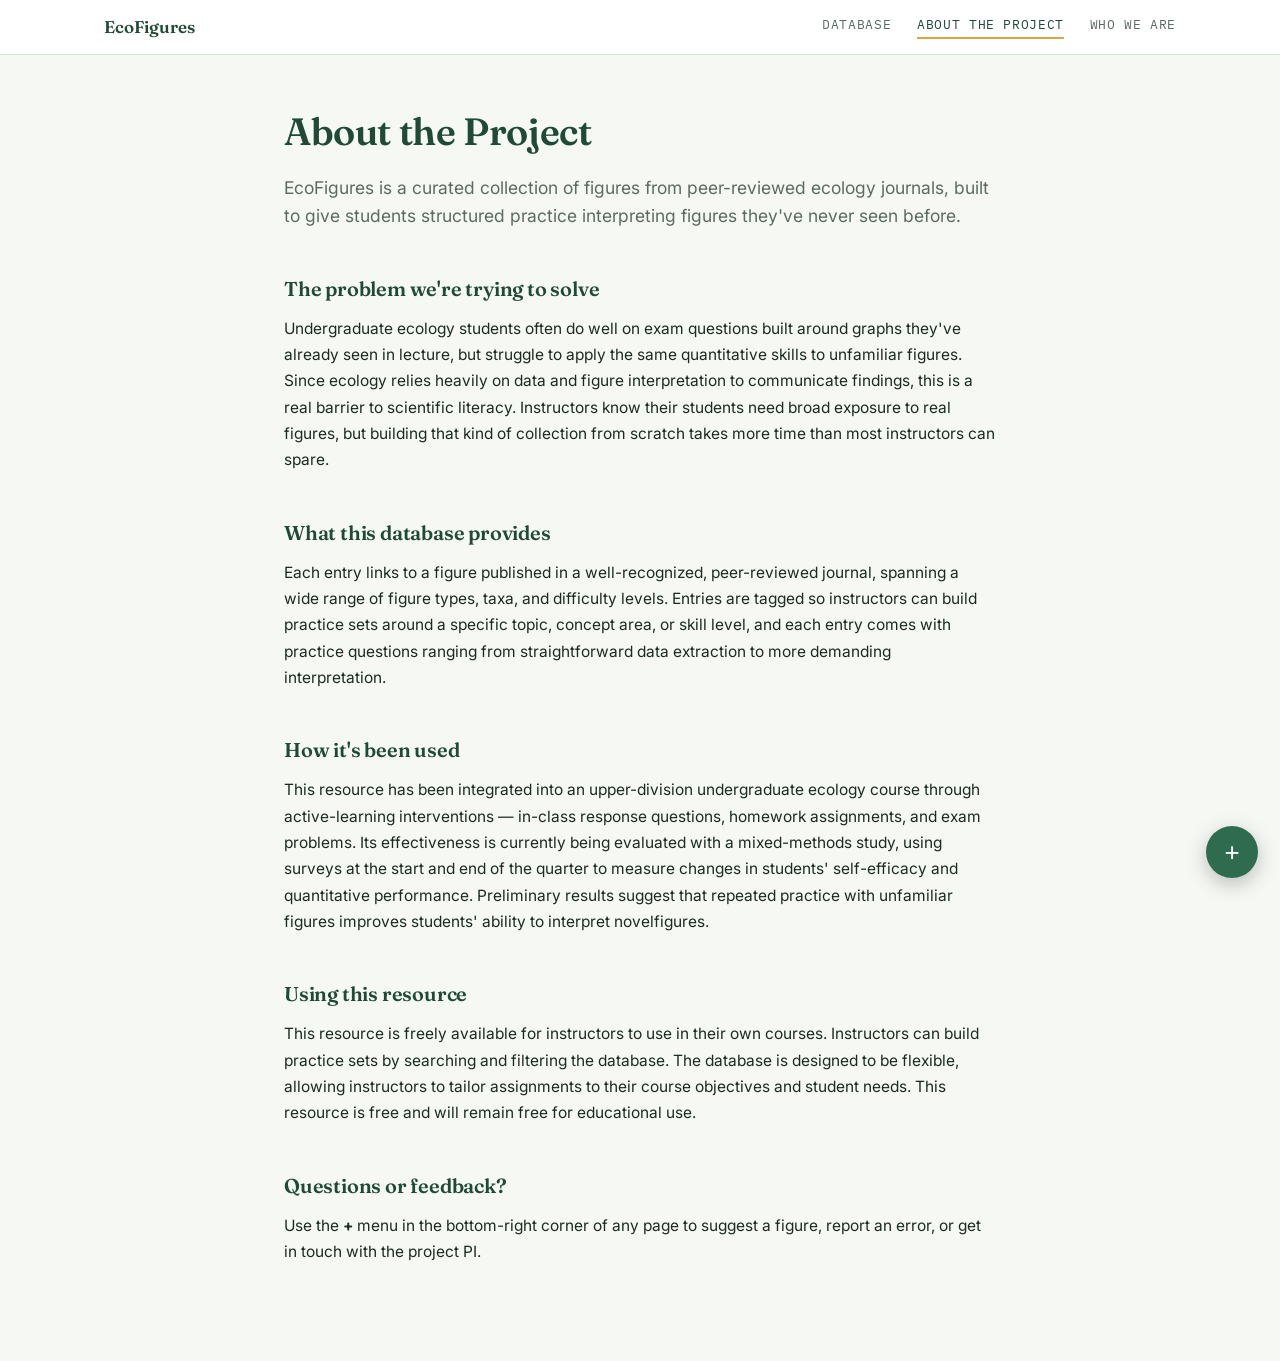
<file: about.html>
<!DOCTYPE html>
<html lang="en">
<head>
<meta charset="UTF-8">
<meta name="viewport" content="width=device-width, initial-scale=1.0">
<title>About the Project — EcoFigures</title>
<meta name="description" content="Background on the EcoFigures database: why it exists, how it's used in the classroom, and how it was evaluated.">

<link rel="preconnect" href="https://fonts.googleapis.com">
<link href="https://fonts.googleapis.com/css2?family=Fraunces:opsz,wght@9..144,500;9..144,600;9..144,700&family=Inter:wght@400;500;600&family=IBM+Plex+Mono:wght@400;500&display=swap" rel="stylesheet">
<link rel="stylesheet" href="style.css">
</head>
<body>

<nav class="site-nav">
  <div class="wrap site-nav-inner">
    <a href="index.html" class="nav-logo">EcoFigures</a>
    <div class="nav-links">
      <a href="index.html" class="nav-link">Database</a>
      <a href="about.html" class="nav-link active">About the Project</a>
      <a href="team.html" class="nav-link">Who We Are</a>
    </div>
  </div>
</nav>

<div class="page-content">
  <h1>About the Project</h1>
  <p class="lede">
    EcoFigures is a curated collection of figures from peer-reviewed ecology
    journals, built to give students structured practice interpreting figures they've
    never seen before.
  </p>

  <h2>The problem we're trying to solve</h2>
  <p>
    Undergraduate ecology students often do well on exam questions built
    around graphs they've already seen in lecture, but struggle to apply the
    same quantitative skills to unfamiliar figures. Since ecology relies heavily on data and figure interpretation
    to communicate findings, this is a real barrier to scientific literacy.
    Instructors know their students need broad exposure to real figures, but
    building that kind of collection from scratch takes more time than most
    instructors can spare.
  </p>

  <h2>What this database provides</h2>
  <p>
    Each entry links to a figure published in a well-recognized,
    peer-reviewed journal, spanning a wide range of figure types, taxa, and
    difficulty levels. Entries are tagged so instructors can build practice
    sets around a specific topic, concept area, or skill level, and each entry
    comes with practice questions ranging from straightforward data
    extraction to more demanding interpretation.
  </p>

  <h2>How it's been used</h2>
  <p>
    This resource has been integrated into an upper-division
    undergraduate ecology course through active-learning interventions —
    in-class response questions, homework assignments, and exam problems.
    Its effectiveness is currently being evaluated with a mixed-methods study, using surveys
    at the start and end of the quarter to measure changes in students'
    self-efficacy and quantitative performance. Preliminary results suggest that repeated practice with unfamiliar figures improves students' ability to interpret novelfigures.
  </p>

  <h2>Using this resource</h2>
  <p>
    This resource is freely available for instructors to use in their own courses. Instructors can build practice sets by searching and filtering the database. The database is designed to be flexible, allowing instructors to tailor assignments to their course objectives and student needs. This resource is free and will remain free for educational use.
  </p>

  <h2>Questions or feedback?</h2>
  <p>
    Use the <strong>+</strong> menu in the bottom-right corner of any page to
    suggest a figure, report an error, or get in touch with the project PI.
  </p>
</div>

<div class="corner-menu">
  <button class="corner-menu-btn" id="cornerMenuBtn" aria-label="Open menu" aria-expanded="false">
    <span class="corner-menu-icon">+</span>
  </button>
  <div class="corner-menu-panel" id="cornerMenuPanel">
    <a href="https://docs.google.com/forms/d/e/1FAIpQLSfI8NrZQKVxbLrWfAUtjBpuLET1j-5MnVPoOx80wVoR8zE58Q/viewform?usp=dialog" target="_blank" rel="noopener noreferrer" class="corner-menu-item">
      <span class="corner-menu-item-title">Suggest a figure</span>
      <span class="corner-menu-item-sub">Recommend a paper for the database</span>
    </a>
    <a href="FORM_URL_REPORT_ERROR" target="_blank" rel="noopener noreferrer" class="corner-menu-item">
      <span class="corner-menu-item-title">Report an error</span>
      <span class="corner-menu-item-sub">Flag something incorrect or broken</span>
    </a>
    <a href="mailto:rrdecker@ucdavis.edu" class="corner-menu-item">
      <span class="corner-menu-item-title">Contact the PI</span>
      <span class="corner-menu-item-sub">rrdecker@ucdavis.edu</span>
    </a>
  </div>
</div>

<script src="corner-menu.js"></script>
</body>
</html>
</file>
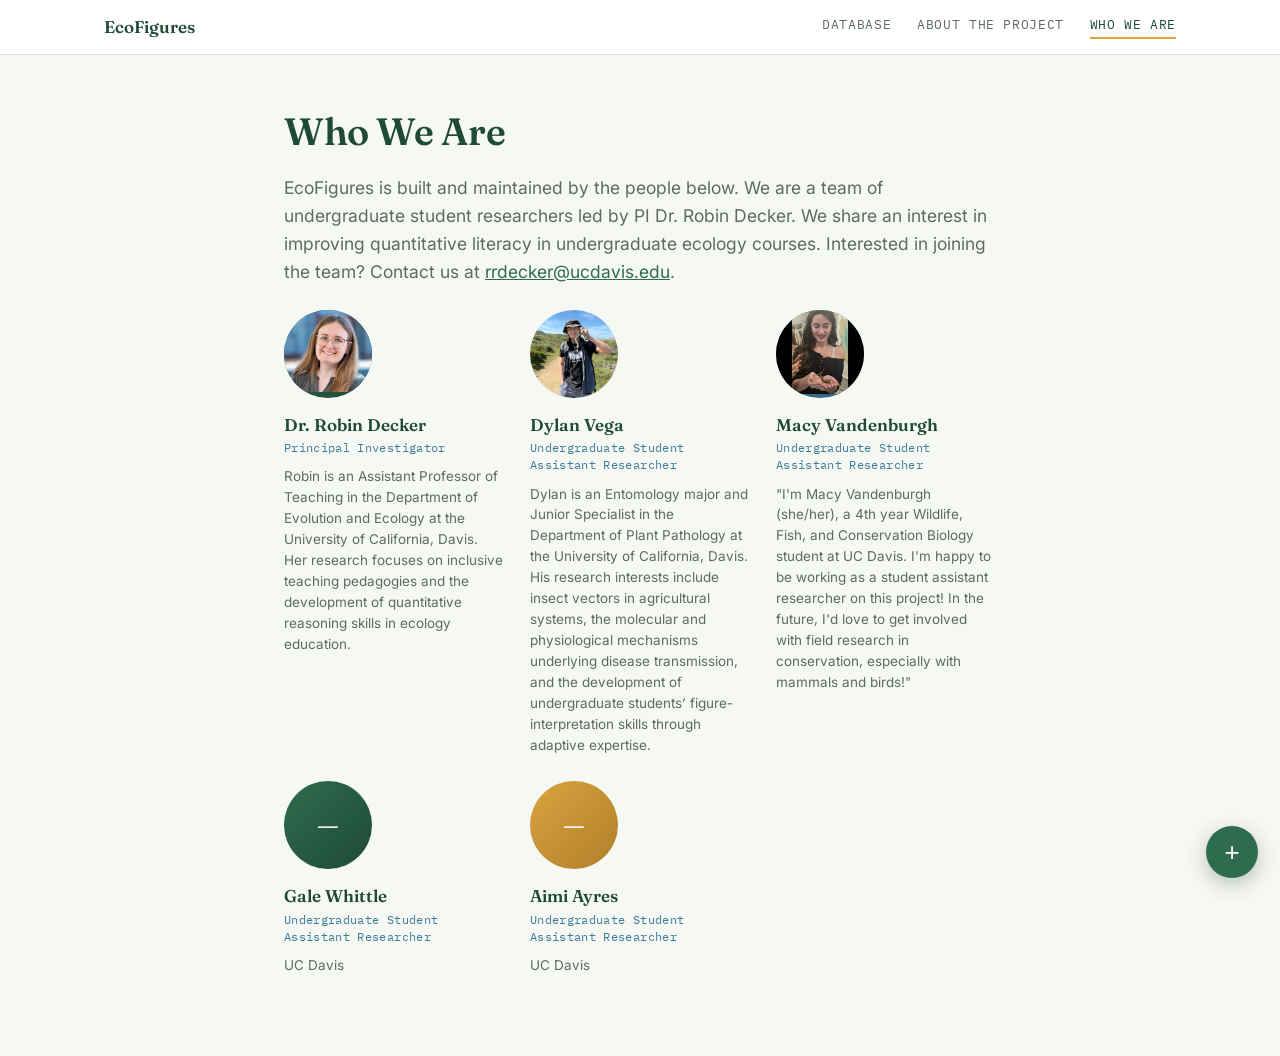
<file: team.html>
<!DOCTYPE html>
<html lang="en">
<head>
<meta charset="UTF-8">
<meta name="viewport" content="width=device-width, initial-scale=1.0">
<title>Who We Are — EcoFigures</title>
<meta name="description" content="Meet the people behind the EcoFigures database.">

<link rel="preconnect" href="https://fonts.googleapis.com">
<link href="https://fonts.googleapis.com/css2?family=Fraunces:opsz,wght@9..144,500;9..144,600;9..144,700&family=Inter:wght@400;500;600&family=IBM+Plex+Mono:wght@400;500&display=swap" rel="stylesheet">
<link rel="stylesheet" href="style.css">
</head>
<body>

<nav class="site-nav">
  <div class="wrap site-nav-inner">
    <a href="index.html" class="nav-logo">EcoFigures</a>
    <div class="nav-links">
      <a href="index.html" class="nav-link">Database</a>
      <a href="about.html" class="nav-link">About the Project</a>
      <a href="team.html" class="nav-link active">Who We Are</a>
    </div>
  </div>
</nav>

<div class="page-content">
  <h1>Who We Are</h1>
  <p class="lede">
    EcoFigures is built and maintained by the people below. We are a team of undergraduate student researchers led by PI Dr. Robin Decker. We share an interest in improving quantitative literacy in undergraduate ecology courses. Interested in joining the team? Contact us at <a href="mailto:rrdecker@ucdavis.edu">rrdecker@ucdavis.edu</a>.
  </p>

  <!--
    TEAM CARD TEMPLATE
    -------------------
    Copy one <div class="team-card"> block per person.

    For a photo: replace the <span> inside .team-avatar with
      <img src="images/yourfile.jpg" alt="Full Name">
    and add the photo to an "images" folder in this same directory.

    No photo yet? Leave the <span> with initials - it renders as a
    colored circle automatically, no image needed.
  -->
  <div class="team-grid">

    <div class="team-card">
      <div class="team-avatar fallback-forest"><span><img src="Decker_photo.jpg" alt="Robin Decker"></span></div>
      <div class="team-name">Dr. Robin Decker</div>
      <div class="team-role">Principal Investigator</div>
      <div class="team-bio">Robin is an Assistant Professor of Teaching in the Department of Evolution and Ecology at the University of California, Davis. Her research focuses on inclusive teaching pedagogies and the development of quantitative reasoning skills in ecology education.</div>
    </div>

    <div class="team-card">
      <div class="team-avatar fallback-amber"><span><img src="Profile_Dylan.jpeg" alt="Dylan Vega"></span></div>
      <div class="team-name">Dylan Vega</div>
      <div class="team-role">Undergraduate Student Assistant Researcher</div>
      <div class="team-bio">Dylan is an Entomology major and Junior Specialist in the Department of Plant Pathology at the University of California, Davis. His research interests include insect vectors in agricultural systems, the molecular and physiological mechanisms underlying disease transmission, and the development of undergraduate students’ figure-interpretation skills through adaptive expertise.</div>
    </div>

    <div class="team-card">
      <div class="team-avatar fallback-water"><span><img src="Profile_Macy.jpg" alt="Macy Vandenburgh"></span></div>
      <div class="team-name">Macy Vandenburgh</div>
      <div class="team-role">Undergraduate Student Assistant Researcher</div>
      <div class="team-bio">"I'm Macy Vandenburgh (she/her), a 4th year Wildlife, Fish, and Conservation Biology student at UC Davis. I'm happy to be working as a student assistant researcher on this project! In the future, I'd love to get involved with field research in conservation, especially with mammals and birds!"</div>
    </div>

    <div class="team-card">
      <div class="team-avatar fallback-forest"><span>—</span></div>
      <div class="team-name">Gale Whittle</div>
      <div class="team-role">Undergraduate Student Assistant Researcher</div>
      <div class="team-bio">UC Davis</div>
    </div>

        <div class="team-card">
      <div class="team-avatar fallback-amber"><span>—</span></div>
      <div class="team-name">Aimi Ayres</div>
      <div class="team-role">Undergraduate Student Assistant Researcher</div>
      <div class="team-bio">UC Davis</div>
    </div>

  </div>
</div>


<div class="corner-menu">
  <button class="corner-menu-btn" id="cornerMenuBtn" aria-label="Open menu" aria-expanded="false">
    <span class="corner-menu-icon">+</span>
  </button>
  <div class="corner-menu-panel" id="cornerMenuPanel">
    <a href="FORM_URL_CONTRIBUTE" target="_blank" rel="noopener noreferrer" class="corner-menu-item">
      <span class="corner-menu-item-title">Suggest a figure</span>
      <span class="corner-menu-item-sub">Recommend a paper for the database</span>
    </a>
    <a href="FORM_URL_REPORT_ERROR" target="_blank" rel="noopener noreferrer" class="corner-menu-item">
      <span class="corner-menu-item-title">Report an error</span>
      <span class="corner-menu-item-sub">Flag something incorrect or broken</span>
    </a>
    <a href="mailto:rrdecker@ucdavis.edu" class="corner-menu-item">
      <span class="corner-menu-item-title">Contact the PI</span>
      <span class="corner-menu-item-sub">rrdecker@ucdavis.edu</span>
    </a>
  </div>
</div>

<script src="corner-menu.js"></script>
</body>
</html>
</file>
<file: style.css>
/* ============================================
   DESIGN TOKENS
   ============================================ */
:root {
  --bg: #F6F8F4;
  --surface: #FFFFFF;
  --ink: #1C2B22;
  --ink-soft: #5C6B61;
  --forest: #2F6B4F;
  --forest-deep: #1F4A36;
  --amber: #D9A441;
  --water: #3E7C9A;
  --line: #DCE3DA;
  --line-soft: #E9EEE6;
  --radius: 14px;
  --shadow: 0 1px 2px rgba(28, 43, 34, 0.06), 0 8px 24px rgba(28, 43, 34, 0.06);
}

* { box-sizing: border-box; }

body {
  margin: 0;
  background: var(--bg);
  color: var(--ink);
  font-family: 'Inter', -apple-system, BlinkMacSystemFont, sans-serif;
  font-size: 16px;
  line-height: 1.5;
}

h1, h2, h3, .display {
  font-family: 'Fraunces', Georgia, serif;
  font-weight: 600;
  letter-spacing: -0.01em;
  color: var(--forest-deep);
  margin: 0;
}

.mono {
  font-family: 'IBM Plex Mono', 'Courier New', monospace;
}

a { color: var(--forest); }

/* ============================================
   LAYOUT
   ============================================ */
.wrap {
  max-width: 1120px;
  margin: 0 auto;
  padding: 0 24px;
}

/* ---- Header ---- */
header.site-header {
  border-bottom: 1px solid var(--line);
  padding: 48px 0 32px;
  background:
    radial-gradient(circle at 92% -10%, rgba(217,164,65,0.14), transparent 45%),
    radial-gradient(circle at 4% 110%, rgba(62,124,154,0.10), transparent 40%);
}

.eyebrow {
  font-family: 'IBM Plex Mono', monospace;
  font-size: 12.5px;
  letter-spacing: 0.14em;
  text-transform: uppercase;
  color: var(--water);
  margin-bottom: 10px;
  display: flex;
  align-items: center;
  gap: 8px;
}

.eyebrow::before {
  content: "";
  width: 7px;
  height: 7px;
  border-radius: 50%;
  background: var(--amber);
  display: inline-block;
}

header.site-header h1 {
  font-size: clamp(32px, 4.4vw, 46px);
  line-height: 1.05;
}

header.site-header p.tagline {
  max-width: 620px;
  color: var(--ink-soft);
  font-size: 17px;
  margin-top: 14px;
}

/* ---- Filter panel: "catalog drawer" ---- */
.catalog-drawer {
  margin-top: -22px;
  position: relative;
  z-index: 2;
  background: var(--surface);
  border: 1px solid var(--line);
  border-radius: var(--radius);
  box-shadow: var(--shadow);
  padding: 20px 22px;
  display: grid;
  gap: 14px;
}

.drawer-row {
  display: flex;
  flex-wrap: wrap;
  gap: 12px;
  align-items: center;
}

.search-input {
  flex: 1 1 240px;
  position: relative;
}

.search-input input {
  width: 100%;
  padding: 11px 14px 11px 38px;
  border: 1px solid var(--line);
  border-radius: 9px;
  font-family: inherit;
  font-size: 14.5px;
  background: var(--bg);
  color: var(--ink);
}

.search-input input:focus {
  outline: 2px solid var(--forest);
  outline-offset: 1px;
}

.search-input::before {
  content: "⌕";
  position: absolute;
  left: 13px;
  top: 50%;
  transform: translateY(-50%);
  color: var(--ink-soft);
  font-size: 17px;
  pointer-events: none;
}

select {
  padding: 10px 12px;
  border: 1px solid var(--line);
  border-radius: 9px;
  background: var(--bg);
  color: var(--ink);
  font-family: inherit;
  font-size: 14px;
  cursor: pointer;
}

select:focus { outline: 2px solid var(--forest); outline-offset: 1px; }

.checkbox-pill {
  display: flex;
  align-items: center;
  gap: 7px;
  font-size: 13.5px;
  color: var(--ink-soft);
  padding: 10px 12px;
  border: 1px solid var(--line);
  border-radius: 9px;
  cursor: pointer;
  user-select: none;
  white-space: nowrap;
}

.checkbox-pill input {
  accent-color: var(--forest);
  width: 15px;
  height: 15px;
  cursor: pointer;
}

.results-count {
  font-family: 'IBM Plex Mono', monospace;
  font-size: 12.5px;
  color: var(--ink-soft);
  padding-top: 2px;
}

.results-count strong { color: var(--forest-deep); }

/* ============================================
   CARD GRID
   ============================================ */
.grid {
  margin: 40px 0 80px;
  display: grid;
  grid-template-columns: repeat(auto-fill, minmax(300px, 1fr));
  gap: 22px;
}

.card {
  background: var(--surface);
  border: 1px solid var(--line);
  border-radius: var(--radius);
  overflow: hidden;
  box-shadow: var(--shadow);
  display: flex;
  flex-direction: column;
  transition: transform 0.15s ease, box-shadow 0.15s ease;
}

.card:hover {
  transform: translateY(-3px);
  box-shadow: 0 4px 8px rgba(28,43,34,0.08), 0 16px 32px rgba(28,43,34,0.10);
}

.card {
  cursor: pointer;
  border-top: 3px solid var(--forest);
}

.card:focus-visible {
  outline: 2px solid var(--forest);
  outline-offset: 2px;
}

.catalog-tag {
  font-family: 'IBM Plex Mono', monospace;
  font-size: 11px;
  letter-spacing: 0.06em;
  color: var(--ink-soft);
}

.card-top {
  display: flex;
  justify-content: space-between;
  align-items: flex-start;
  gap: 10px;
}

.card-thumb {
  aspect-ratio: 16 / 10;
  background: var(--line-soft);
  overflow: hidden;
  position: relative;
}

.card-thumb img {
  width: 100%;
  height: 100%;
  object-fit: cover;
  display: block;
}

.card-thumb .thumb-fallback {
  position: absolute;
  inset: 0;
  display: flex;
  flex-direction: column;
  align-items: center;
  justify-content: center;
  text-align: center;
  padding: 16px;
  gap: 4px;
}

.thumb-fallback-journal {
  font-family: 'Fraunces', serif;
  font-weight: 600;
  font-size: 14px;
  color: #fff;
}

.thumb-fallback-note {
  font-family: 'IBM Plex Mono', monospace;
  font-size: 10.5px;
  color: rgba(255,255,255,0.75);
  max-width: 200px;
}

.fallback-forest { background: linear-gradient(135deg, #2F6B4F, #1F4A36); }
.fallback-water  { background: linear-gradient(135deg, #4A8FB0, #2C5A73); }
.fallback-amber  { background: linear-gradient(135deg, #D9A441, #B07E28); }

.modal-thumb {
  width: 100%;
  aspect-ratio: 16 / 9;
  border-radius: 10px;
  overflow: hidden;
  background: var(--line-soft);
  margin-bottom: 18px;
  position: relative;
}

.modal-thumb img {
  width: 100%;
  height: 100%;
  object-fit: cover;
  display: block;
}

.badge-open-access {
  font-family: 'IBM Plex Mono', monospace;
  font-size: 10.5px;
  letter-spacing: 0.04em;
  padding: 3px 8px;
  border-radius: 100px;
  background: #EAF3EC;
  color: var(--forest-deep);
  border: 1px solid #CBE3D3;
  white-space: nowrap;
}

.card-body {
  padding: 16px 18px 18px;
  display: flex;
  flex-direction: column;
  gap: 10px;
  flex: 1;
}

.view-link {
  margin-top: auto;
  padding-top: 6px;
  font-family: 'IBM Plex Mono', monospace;
  font-size: 12px;
  color: var(--forest);
  display: flex;
  align-items: center;
  gap: 5px;
}

.card:hover .view-link { color: var(--forest-deep); }
.view-link::after { content: "→"; transition: transform 0.15s ease; }
.card:hover .view-link::after { transform: translateX(3px); }

.card-body h3 {
  font-size: 18px;
  line-height: 1.25;
}

.citation {
  color: var(--ink-soft);
  font-size: 13px;
  font-style: italic;
}

.pills {
  display: flex;
  flex-wrap: wrap;
  gap: 6px;
  margin-top: 2px;
}

.pill {
  font-size: 11.5px;
  padding: 4px 9px;
  border-radius: 100px;
  font-family: 'IBM Plex Mono', monospace;
  letter-spacing: 0.02em;
  border: 1px solid transparent;
}

.pill.topic   { background: #EAF3EC; color: var(--forest-deep); }
.pill.taxa    { background: #E9F1F6; color: var(--water); }
.pill.type    { background: #FBF3E2; color: #8A6519; }
.pill.concept { background: #F3E9F1; color: #7A4A70; }

/* ---- Multiple practice questions in modal ---- */
.qa-block {
  background: var(--bg);
  border: 1px solid var(--line-soft);
  border-radius: 10px;
  padding: 16px 18px;
  margin-bottom: 12px;
}

.qa-block .q-number {
  font-family: 'IBM Plex Mono', monospace;
  font-size: 11px;
  color: var(--ink-soft);
  margin-bottom: 6px;
  letter-spacing: 0.04em;
}

.qa-block .q-text {
  font-size: 15px;
  margin-bottom: 10px;
  white-space: pre-line;
}

.no-questions {
  font-size: 13.5px;
  color: var(--ink-soft);
  font-style: italic;
  padding: 4px 0 8px;
}

.modal-notes-text {
  font-size: 14.5px;
  color: var(--ink);
  line-height: 1.55;
  margin-bottom: 20px;
  white-space: pre-line;
}

.difficulty-row {
  display: flex;
  align-items: center;
  gap: 8px;
  margin-top: auto;
  padding-top: 8px;
}

.difficulty-label {
  font-size: 11.5px;
  color: var(--ink-soft);
  font-family: 'IBM Plex Mono', monospace;
}

.dots { display: flex; gap: 3px; }

.dot {
  width: 7px;
  height: 7px;
  border-radius: 50%;
  background: var(--line);
}

.dot.filled { background: var(--amber); }

/* ============================================
   MODAL (full entry detail)
   ============================================ */
.modal-overlay {
  display: none;
  position: fixed;
  inset: 0;
  background: rgba(28, 43, 34, 0.45);
  backdrop-filter: blur(2px);
  z-index: 50;
  align-items: flex-start;
  justify-content: center;
  padding: 6vh 20px;
  overflow-y: auto;
}

.modal-overlay.open { display: flex; }

.modal {
  background: var(--surface);
  border-radius: 16px;
  max-width: 880px;
  width: 100%;
  padding: 36px 40px 40px;
  position: relative;
  box-shadow: 0 20px 60px rgba(28,43,34,0.25);
}

@media (max-width: 720px) {
  .modal-overlay { padding: 0; }
  .modal {
    max-width: none;
    min-height: 100vh;
    border-radius: 0;
    padding: 28px 20px 40px;
  }
}

.modal-close {
  position: absolute;
  top: 16px;
  right: 16px;
  width: 32px;
  height: 32px;
  border-radius: 50%;
  border: 1px solid var(--line);
  background: var(--bg);
  color: var(--ink-soft);
  font-size: 18px;
  line-height: 1;
  cursor: pointer;
}

.modal-close:hover { background: var(--line-soft); }

.modal-eyebrow {
  font-family: 'IBM Plex Mono', monospace;
  font-size: 12px;
  color: var(--ink-soft);
  letter-spacing: 0.06em;
  margin-bottom: 6px;
}

.modal h2 {
  font-size: 25px;
  line-height: 1.2;
  margin-bottom: 8px;
  padding-right: 20px;
}

.modal .citation {
  font-size: 14px;
  margin-bottom: 14px;
}

.publisher-link {
  display: inline-flex;
  align-items: center;
  gap: 6px;
  font-family: 'IBM Plex Mono', monospace;
  font-size: 13px;
  color: var(--water);
  text-decoration: none;
  border-bottom: 1px solid currentColor;
  padding-bottom: 1px;
  margin-bottom: 18px;
}

.modal .pills { margin-bottom: 20px; }

.modal-section-label {
  font-family: 'IBM Plex Mono', monospace;
  font-size: 11.5px;
  letter-spacing: 0.08em;
  text-transform: uppercase;
  color: var(--ink-soft);
  margin-bottom: 8px;
}

.modal-question {
  background: var(--bg);
  border: 1px solid var(--line-soft);
  border-radius: 10px;
  padding: 16px 18px;
  font-size: 15px;
  margin-bottom: 14px;
  white-space: pre-line;
}

.reveal-btn {
  background: none;
  border: 1px solid var(--forest);
  color: var(--forest-deep);
  font-family: 'IBM Plex Mono', monospace;
  font-size: 12.5px;
  padding: 9px 14px;
  border-radius: 8px;
  cursor: pointer;
  transition: background 0.15s ease, color 0.15s ease;
}

.reveal-btn:hover { background: var(--forest); color: #fff; }

.modal-answer {
  display: none;
  margin-top: 12px;
  padding: 16px 18px;
  background: #EAF3EC;
  border-radius: 10px;
  border: 1px solid #D3E6D9;
  font-size: 14.5px;
  color: var(--forest-deep);
  white-space: pre-line;
}

.modal-answer.shown { display: block; }

.empty-state {
  text-align: center;
  padding: 60px 20px;
  color: var(--ink-soft);
  font-family: 'IBM Plex Mono', monospace;
  font-size: 13.5px;
}

footer {
  border-top: 1px solid var(--line);
  padding: 28px 0 48px;
  color: var(--ink-soft);
  font-size: 13px;
}

@media (max-width: 620px) {
  header.site-header { padding: 36px 0 26px; }
  .catalog-drawer { margin-top: -14px; }
}

/* ============================================
   CORNER MENU (contribute / report / contact)
   ============================================ */
.corner-menu {
  position: fixed;
  bottom: 22px;
  right: 22px;
  z-index: 60;
  display: flex;
  flex-direction: column;
  align-items: flex-end;
  gap: 10px;
}

.corner-menu-btn {
  width: 52px;
  height: 52px;
  border-radius: 50%;
  border: none;
  background: var(--forest);
  color: #fff;
  box-shadow: 0 6px 20px rgba(28,43,34,0.28);
  cursor: pointer;
  display: flex;
  align-items: center;
  justify-content: center;
  transition: transform 0.15s ease, background 0.15s ease;
}

.corner-menu-btn:hover { background: var(--forest-deep); transform: scale(1.05); }

.corner-menu-icon {
  font-size: 26px;
  font-weight: 400;
  line-height: 1;
  transition: transform 0.2s ease;
}

.corner-menu.open .corner-menu-icon { transform: rotate(45deg); }

.corner-menu-panel {
  display: none;
  flex-direction: column;
  background: var(--surface);
  border: 1px solid var(--line);
  border-radius: 14px;
  box-shadow: 0 12px 32px rgba(28,43,34,0.18);
  overflow: hidden;
  width: 240px;
}

.corner-menu.open .corner-menu-panel { display: flex; }

.corner-menu-item {
  padding: 13px 16px;
  text-decoration: none;
  border-bottom: 1px solid var(--line-soft);
  display: flex;
  flex-direction: column;
  gap: 2px;
}

.corner-menu-item:last-child { border-bottom: none; }

.corner-menu-item:hover { background: var(--bg); }

.corner-menu-item-title {
  font-size: 13.5px;
  font-weight: 600;
  color: var(--ink);
}

.corner-menu-item-sub {
  font-size: 11.5px;
  color: var(--ink-soft);
}

@media (max-width: 480px) {
  .corner-menu { bottom: 16px; right: 16px; }
  .corner-menu-panel { width: min(260px, calc(100vw - 32px)); }
}

/* ============================================
   TOP NAVIGATION
   ============================================ */
.site-nav {
  position: sticky;
  top: 0;
  z-index: 40;
  background: var(--surface);
  border-bottom: 1px solid var(--line);
}

.site-nav-inner {
  display: flex;
  align-items: center;
  justify-content: space-between;
  padding: 14px 24px;
}

.nav-logo {
  font-family: 'Fraunces', serif;
  font-weight: 600;
  font-size: 17px;
  color: var(--forest-deep);
  text-decoration: none;
}

.nav-links {
  display: flex;
  gap: 26px;
}

.nav-link {
  font-family: 'IBM Plex Mono', monospace;
  font-size: 12.5px;
  letter-spacing: 0.05em;
  text-transform: uppercase;
  color: var(--ink-soft);
  text-decoration: none;
  padding-bottom: 3px;
  border-bottom: 2px solid transparent;
}

.nav-link:hover { color: var(--forest-deep); }
.nav-link.active { color: var(--forest-deep); border-bottom-color: var(--amber); }

@media (max-width: 560px) {
  .site-nav-inner { flex-direction: column; align-items: flex-start; gap: 10px; }
  .nav-links { gap: 18px; }
}

/* ============================================
   SHARED INNER-PAGE CONTENT (about.html, team.html)
   ============================================ */
.page-content {
  max-width: 760px;
  margin: 0 auto;
  padding: 48px 24px 80px;
}

.page-content h1 { font-size: clamp(28px, 4vw, 38px); margin-bottom: 14px; }
.page-content h2 {
  font-size: 20px;
  margin-top: 40px;
  margin-bottom: 12px;
  padding-top: 4px;
}
.page-content p {
  font-size: 15.5px;
  color: var(--ink);
  line-height: 1.7;
  margin: 0 0 16px;
}
.page-content .lede {
  font-size: 17.5px;
  color: var(--ink-soft);
  line-height: 1.6;
}
.page-content ul { padding-left: 20px; }
.page-content li {
  font-size: 15.5px;
  line-height: 1.7;
  margin-bottom: 8px;
}

/* ---- Team grid ---- */
.team-grid {
  display: grid;
  grid-template-columns: repeat(auto-fill, minmax(210px, 1fr));
  gap: 26px;
  margin-top: 24px;
}

.team-card { text-align: left; }

.team-avatar {
  width: 88px;
  height: 88px;
  border-radius: 50%;
  display: flex;
  align-items: center;
  justify-content: center;
  color: #fff;
  font-family: 'Fraunces', serif;
  font-weight: 600;
  font-size: 26px;
  margin-bottom: 14px;
  overflow: hidden;
}

.team-avatar img {
  width: 100%;
  height: 100%;
  object-fit: cover;
}

.team-name {
  font-family: 'Fraunces', serif;
  font-weight: 600;
  font-size: 17px;
  color: var(--forest-deep);
  margin-bottom: 2px;
}

.team-role {
  font-family: 'IBM Plex Mono', monospace;
  font-size: 11.5px;
  color: var(--water);
  letter-spacing: 0.03em;
  margin-bottom: 10px;
}

.team-bio {
  font-size: 13.5px;
  color: var(--ink-soft);
  line-height: 1.55;
}
</file>
